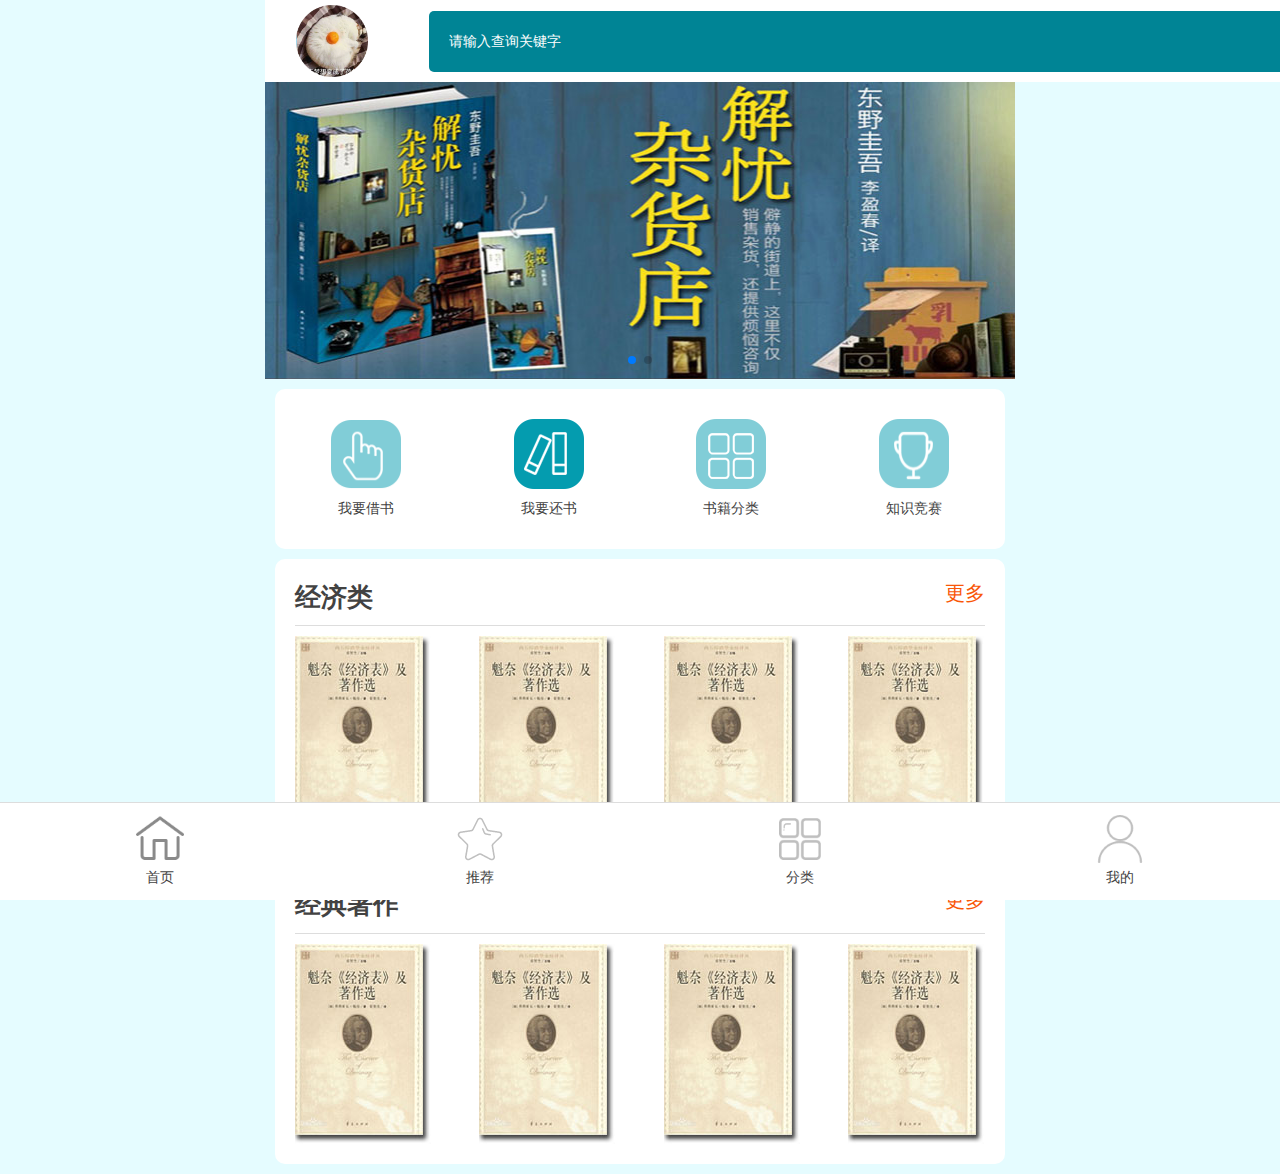
<file: My Center/index.html>
<!DOCTYPE html>
<html lang="zh">
<head>
	<meta charset="UTF-8">
	<meta name="viewport" content="width=device-width, initial-scale=1.0">
	<meta http-equiv="X-UA-Compatible" content="ie=edge">
	<link rel="stylesheet" type="text/css" href="css/swiper.min.css"/>
	<link rel="stylesheet" type="text/css" href="css/public.css"/>
	<link rel="stylesheet" type="text/css" href="css/index.css"/>
	<title>首页</title>
	<script type="text/javascript">
		;(function(){
		  let html=document.documentElement,winW=window.innerWidth,desginW=750;
		  let htmlRem=function(){
		    if(winW>=desginW){
		      html.style.fontSize='100px';
			  return;
		    }
		    html.style.fontSize=(winW/desginW)*100+'px';
		  }
		  htmlRem();
		  window.addEventListener('resize',htmlRem);
		})()
	</script>
</head>
<body> 
	<header id="index-header">
		<div class="mypic"><img src="img/Head.png" ></div>
		<div class="search"><input type="text" name="search" id="search" value=""placeholder="请输入查询关键字" /></div>
		<div class="scan"><img src="img/scan.png" ></div>
	</header>
	<section class="swiper-container banner">
	  <div class="swiper-wrapper">
	    <div class="swiper-slide"><img src="img/banner01.jpg" ></div>
	    <div class="swiper-slide"><img src="img/banner01.jpg" ></div>
	  </div>
	  <div class="swiper-pagination"></div><!--分页器。如果放置在swiper-container外面，需要自定义样式。-->
	</section>
	<section class="index-menu">
		<figure>
			<img src="img/m01.png" >
			<figcaption>我要借书</figcaption>
		</figure>
		<figure>
			<img src="img/m02.png" >
			<figcaption>我要还书</figcaption>
		</figure>
		<figure>
			<img src="img/m03.png" >
			<figcaption>书籍分类</figcaption>
		</figure>
		<figure>
			<img src="img/m04.png" >
			<figcaption>知识竞赛</figcaption>
		</figure>
	</section>
	<section class="index-recommend">
		<dl>
			<dt><span>经济类</span><a href="">更多</a></dt> 
			<dd>
				<a href=""><img src="img/book1.jpg" alt=""></a>
				<a href=""><img src="img/book1.jpg" alt=""></a>
				<a href=""><img src="img/book1.jpg" alt=""></a>
				<a href=""><img src="img/book1.jpg" alt=""></a>
			</dd>
		</dl>
		<dl>
			<dt><span>经典著作</span><a href="">更多</a></dt>
			<dd>
				<a href=""><img src="img/book1.jpg" alt=""></a>
				<a href=""><img src="img/book1.jpg" alt=""></a>
				<a href=""><img src="img/book1.jpg" alt=""></a>
				<a href=""><img src="img/book1.jpg" alt=""></a>
			</dd>
		</dl>
	</section>
	<footer id="footer">
		<figure>
			<img src="img/home.png" alt="">
			<figcaption>首页</figcaption>
		</figure>
		<figure>
			<img src="img/commented.png" alt="">
			<figcaption>推荐</figcaption>
		</figure>
		<figure>
			<img src="img/classify.png" alt="">
			<figcaption>分类</figcaption>
		</figure>
		<figure>
			<img src="img/my.png" alt="">
			<figcaption>我的</figcaption>
		</figure>
	</footer>
</body>
</html>
<script src="js/swiper.min.js" type="text/javascript" charset="utf-8"></script>
  <script>
	var swiper = new Swiper('.swiper-container',{
		pagination: {
			el: '.swiper-pagination',
		  },
	});
  </script>
</file>
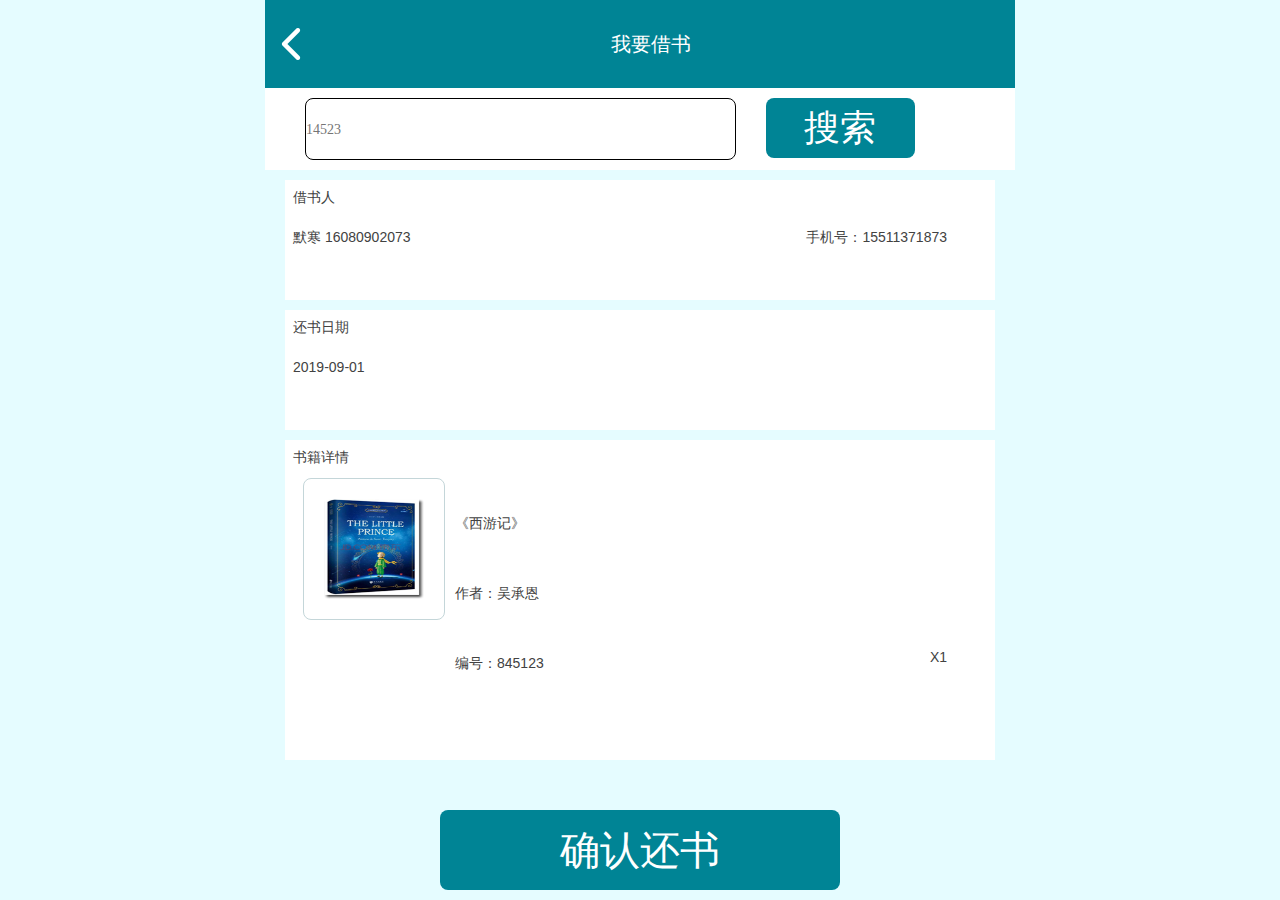
<file: My Center/borrow.html>
<!DOCTYPE html>
<html lang="zh">
<head>
	<meta charset="UTF-8">
	<meta name="viewport" content="width=device-width, initial-scale=1.0">
	<meta http-equiv="X-UA-Compatible" content="ie=edge">
	<link rel="stylesheet" type="text/css" href="css/public.css"/>
	<link rel="stylesheet" type="text/css" href="css/borrow.css"/>
	<title>借书页</title>
	<script type="text/javascript">
		;(function(){
		  let html=document.documentElement,winW=window.innerWidth,desginW=750;
		  let htmlRem=function(){
		    if(winW>=desginW){
		      html.style.fontSize='100px';
			  return;
		    }
		    html.style.fontSize=(winW/desginW)*100+'px';
		  }
		  htmlRem();
		  window.addEventListener('resize',htmlRem);
		})()
	</script>
</head>
<body>
	<header class="borrow-header">
		<a href="#"><img src="img/left%20jiantou.png" >
		<p>我要借书</p>
		<p> </p>
		</a>
	</header>
	<menu class="borrow-menu">
		<input type="text" name="" id="" value="" placeholder="14523"/><button type="button">搜索</button>
	</menu>
	<main class="borrow-main">
		<dt><span class="span">借书人</span></dt>
		<dd class="b1">默寒 16080902073</dd>
		<dd class="b2">手机号：15511371873</dd>
		</dl>
	</main>
	<main class="borrow-main">
		<dt><span class="span">还书日期</span></dt>
		<dd class="b1">2019-09-01</dd>
		</dl>
	</main>
	<main class="borrow-main1">
		<dt><span class="span">书籍详情</span></dt>
		<div class="borrow-pic">
			<img src="img/book5.png" >
		</div>	
		<dd class="b1">《西游记》<br>作者：吴承恩<br>编号：845123</dd>
		<dd class="b2">X1</dd>
		</dl>
	</main>
	<p class="borrow-rep">
	<button type="button">确认还书</button>
	</p>
</body>
</html>
</file>
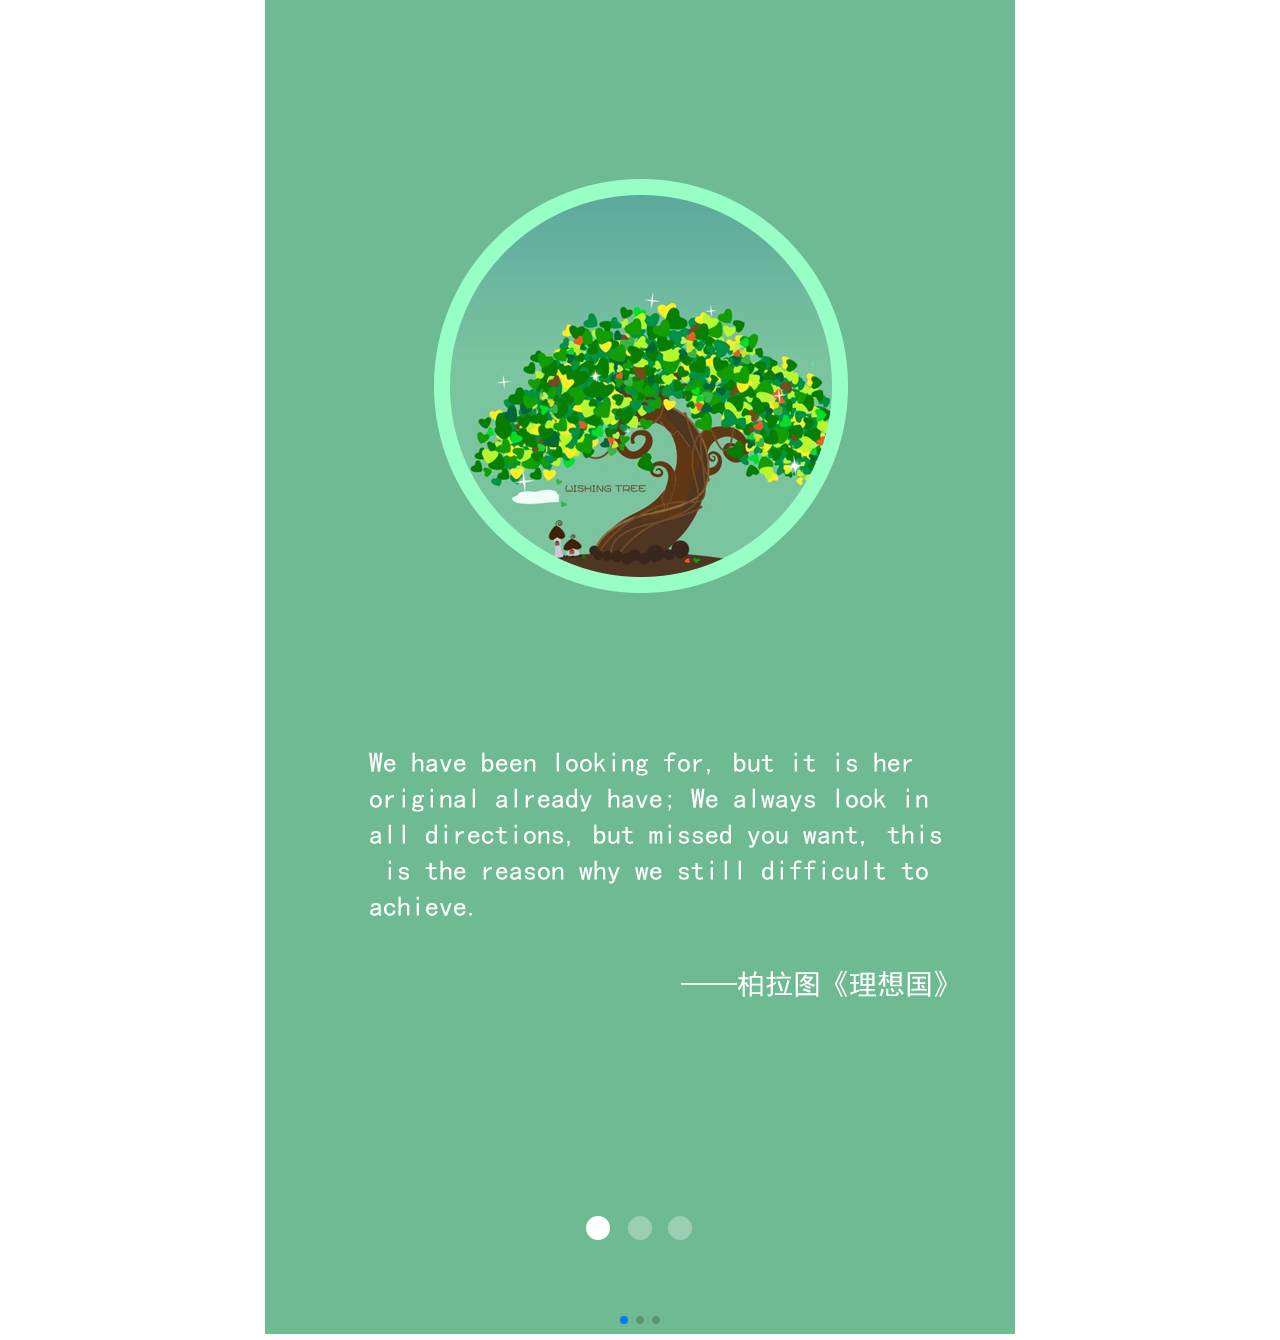
<file: My Center/guide.html>
<!DOCTYPE html>
<html lang="zh">
<head>
	<meta charset="UTF-8">
	<meta name="viewport" content="width=device-width, initial-scale=1.0">
	<meta http-equiv="X-UA-Compatible" content="ie=edge">
	<link rel="stylesheet" type="text/css" href="css/swiper.min.css"/>
	<link rel="stylesheet" type="text/css" href="css/public.css"/>
	<link rel="stylesheet" type="text/css" href="css/guide.css"/>
	<title>引导页</title>
</head>
<body> 
	<section class="swiper-container">
	  <div class="swiper-wrapper">
	    <div class="swiper-slide"><img src="img/guide1.png" ></div>
	    <div class="swiper-slide"><img src="img/guide2.png" ></div>
		 <div class="swiper-slide"><img src="img/guide3.png" ></div>
	  </div>
	  <div class="swiper-pagination"></div><!--分页器。如果放置在swiper-container外面，需要自定义样式。-->
	</section>
</body>
</html>
<script src="js/swiper.min.js" type="text/javascript" charset="utf-8"></script>
  <script>
	var swiper = new Swiper('.swiper-container',{
		pagination: {
			el: '.swiper-pagination',
		  },
	});
  </script>
</file>
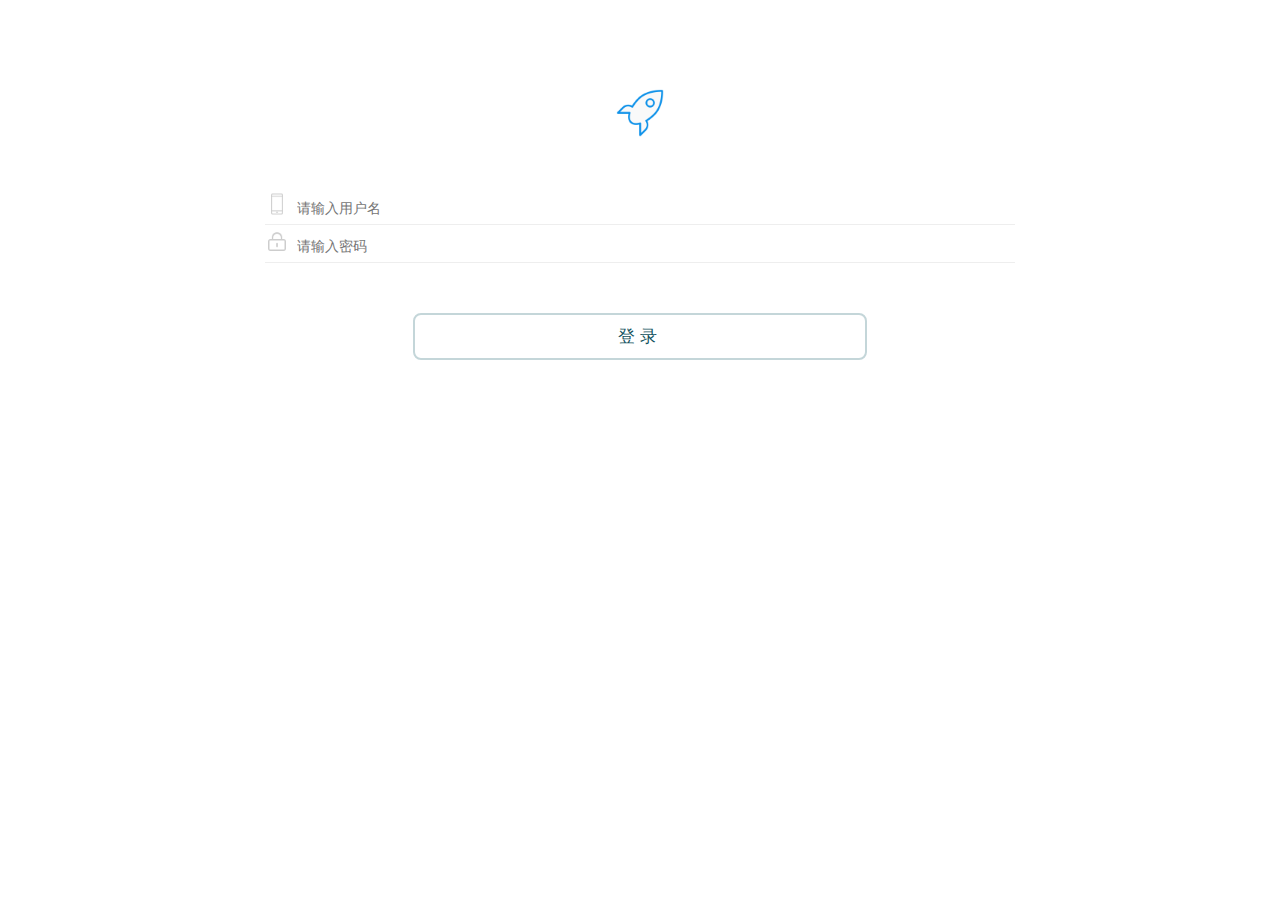
<file: My Center/login.html>
<!DOCTYPE html>
<html>
<head>
    <meta charset="utf-8">
    <meta name="viewport" content="initial-scale=1.0, maximum-scale=1.0, user-scalable=no" />
    <title>登录页</title>
    <script type="text/javascript">
   		document.addEventListener('plusready', function(){
   			//console.log("所有plus api都应该在此事件发生后调用，否则会出现plus is undefined。"
   		});
    </script>
	<link rel="stylesheet" type="text/css" href="css/public.css"/>
	<link rel="stylesheet" type="text/css" href="css/login.css"/>
</head>
<body>
	<!-- <style type="text/css">
	/* 	div{
		display:flex;
	} */
	ul,li,div,dd,dt,dl{
		margin: 0;
		padding: 0;
	}
	ul{
		display: flex;
		border: 1px solid palevioletred;
		justify-content: space-between;
		/* justify-content: space-around; */
	}
	li{
		background-color: aqua;margin: 20px 0;
	}
	</style>
	<ul>
		<li>1</li>
		<li>2</li>
		<li>3</li>
	</ul> -->
	<!-- logo -->
	<div class="logo">
		<img src="img/logo.png" >
	</div>
	<!-- login -->
	<div class="fm">
		<ul>
			<li><input type="text" name="userName" placeholder="请输入用户名"></li>
			<li><input type="password" name="pwd" placeholder="请输入密码"></li>
		</ul>
		<a href="javascript:void(0);">登录</a>
	</div>
</body>
</html>
<script type="text/javascript">
	//onload  等待html加载完毕后 在加载 js
	window.onload=function(){
		/*
			ECMAScript3.0：基础语法
			BOM：浏览器
			DOM：元素的操作
		*/
		//console.log(document.getElementsByTagName('a'))  数组对象
		document.getElementsByTagName('a')[0].onclick=function(){
			location.href="myself.html"
		}
	}
</script>
</file>
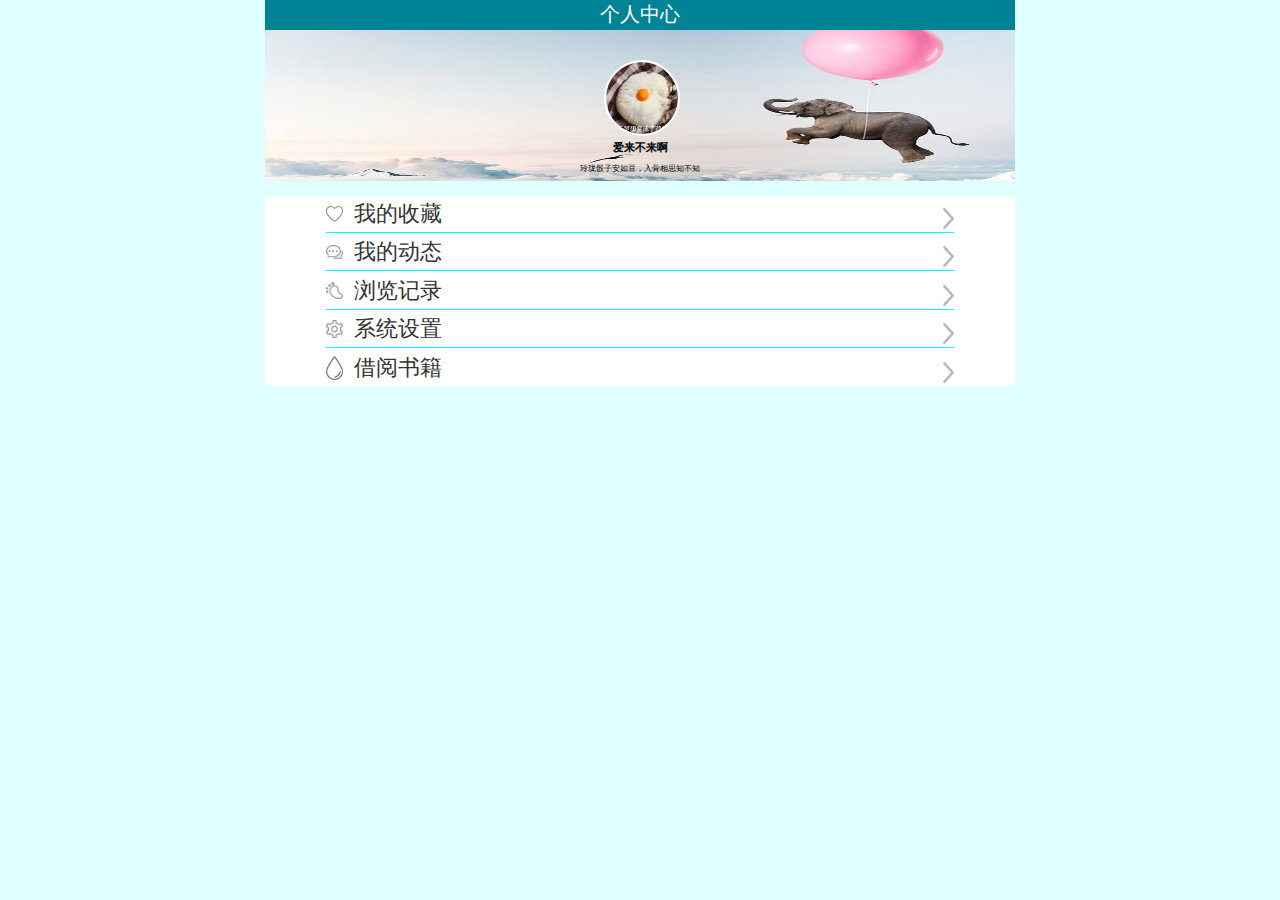
<file: My Center/myself.html>
<!DOCTYPE html>
<html>
<head>
    <meta charset="utf-8">
    <meta name="viewport" content="initial-scale=1.0, maximum-scale=1.0, user-scalable=no" />
    <link rel="stylesheet" type="text/css" href="css/public.css"/>
	<link rel="stylesheet" type="text/css" href="css/backgroud.css"/>
	<title>个人中心</title>
    <script type="text/javascript">
   		document.addEventListener('plusready', function(){
   			//console.log("所有plus api都应该在此事件发生后调用，否则会出现plus is undefined。"
   		});
    </script>
</head>
<body>
	<header class="head">
		<p>个人中心</p>
	</header>
	<div class="background">
		<ul class="header">
			<li class="touxiang"><img src="img/Head.png"></li>
			<li class="name">爱来不来啊</li>
			<li class="gztt">玲珑骰子安如豆，入骨相思知不知</li>
		</ul>
	</div>
	<div style="margin: 0.9375rem auto 0; background-color: #FFFFFF;">
		<ul>
			<li class="label a1" >
			<a href="#">我的收藏 <img src="img/sanjiao.png"></a>
			</li>
			<li class="label a2">
			<a href="#">我的动态 <img src="img/sanjiao.png" ></a>
			</li>
			<li class="label a3">
			<a href="#">浏览记录 <img src="img/sanjiao.png" ></a>
			</li>
			<li class="label a4">
			<a href="#">系统设置 <img src="img/sanjiao.png" ></a>
			</li>
			<li class="label a5">
			<a href="#">借阅书籍 <img src="img/sanjiao.png" ></a>
			</li>
		</ul>
	</div>
</body>
</html>
</file>
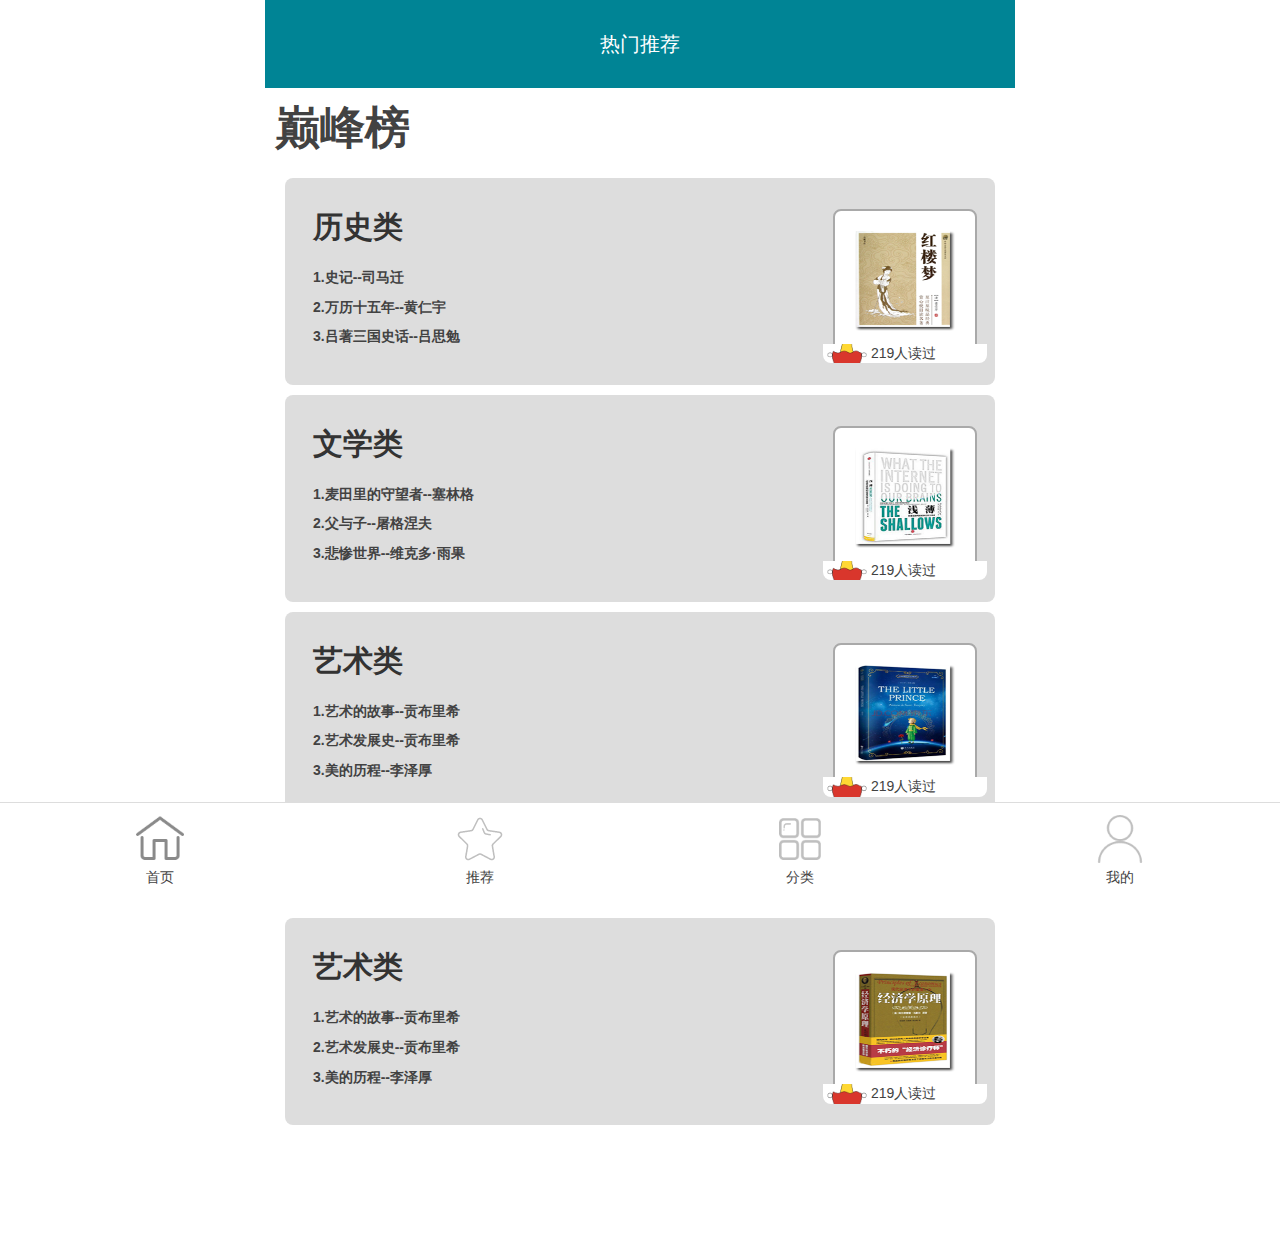
<file: My Center/recommend.html>
<!DOCTYPE html>
<html lang="zh">
<head>
	<meta charset="UTF-8">
	<meta name="viewport" content="width=device-width, initial-scale=1.0,minimum-scale=1,maximum-scale=1,user-scalable=no">
	<meta http-equiv="X-UA-Compatible" content="ie=edge">
	<title>推荐页</title>
	<link rel="stylesheet" type="text/css" href="css/public.css"/>
	<link rel="stylesheet" type="text/css" href="css/recommend.css"/>
	<script type="text/javascript">
		;(function(){ 
		  let html=document.documentElement,winW=window.innerWidth,desginW=750;
		  let htmlRem=function(){
		    if(winW>=desginW){
		      html.style.fontSize='100px';
			  return;
		    }
		    html.style.fontSize=(winW/desginW)*100+'px';
		  }
		  htmlRem();
		  window.addEventListener('resize',htmlRem);
		})()
	</script>
</head>
<body>
	<header class="recommend-head">
		<p>热门推荐</p>
	</header>
	<div class="recommend-text">
		<h2>巅峰榜</h2>
	</div>
	<div class="recommend-menu">
		<div class="rec-text">
			<dl>
				<dt><span>历史类</span></dt>
				<dd><span>1.史记--司马迁</span></dd>
				<dd>2.万历十五年--黄仁宇</dd>
				<dd>3.吕著三国史话--吕思勉</dd>
			</dl>
		</div>
		<div class="rec-pic">
			<img src="img/book2.png">
			<div class="hot">219人读过</div>
		</div>
	</div>
	<div class="recommend-menu">
		<div class="rec-text">
			<dl>
				<dt><span>文学类</span></dt>
				<dd><span>1.麦田里的守望者--塞林格</span></dd>
				<dd>2.父与子--屠格涅夫</dd>
				<dd>3.悲惨世界--维克多·雨果</dd>
			</dl>
		</div>
		<div class="rec-pic">
			<img src="img/book4.png">
			<div class="hot">219人读过</div>
		</div>
	</div>
	<div class="recommend-menu">
		<div class="rec-text">
			<dl>
				<dt><span>艺术类</span></dt>
				<dd><span>1.艺术的故事--贡布里希</span></dd>
				<dd>2.艺术发展史--贡布里希</dd>
				<dd>3.美的历程--李泽厚</dd>
			</dl>
		</div>
		<div class="rec-pic">
			<img src="img/book5.png">
			<div class="hot">219人读过</div>
		</div>
	</div>
	<div class="recommend-text">
		<h3>热门推荐榜</h3>
	</div>
	<div class="recommend-menu" style="margin-bottom: 1.2rem;">
		<div class="rec-text">
			<dl>
				<dt><span>艺术类</span></dt>
				<dd><span>1.艺术的故事--贡布里希</span></dd>
				<dd>2.艺术发展史--贡布里希</dd>
				<dd>3.美的历程--李泽厚</dd>
			</dl>
		</div>
		<div class="rec-pic">
			<img src="img/book7.png">
			<div class="hot">219人读过</div>
		</div>
	</div>
	<footer id="footer">
		<figure>
			<img src="img/home.png" alt="">
			<figcaption>首页</figcaption>
		</figure>
		<figure>
			<img src="img/commented.png" alt="">
			<figcaption>推荐</figcaption>
		</figure>
		<figure>
			<img src="img/classify.png" alt="">
			<figcaption>分类</figcaption>
		</figure>
		<figure>
			<img src="img/my.png" alt="">
			<figcaption>我的</figcaption>
		</figure>
	</footer>
</body>
</html>
</file>
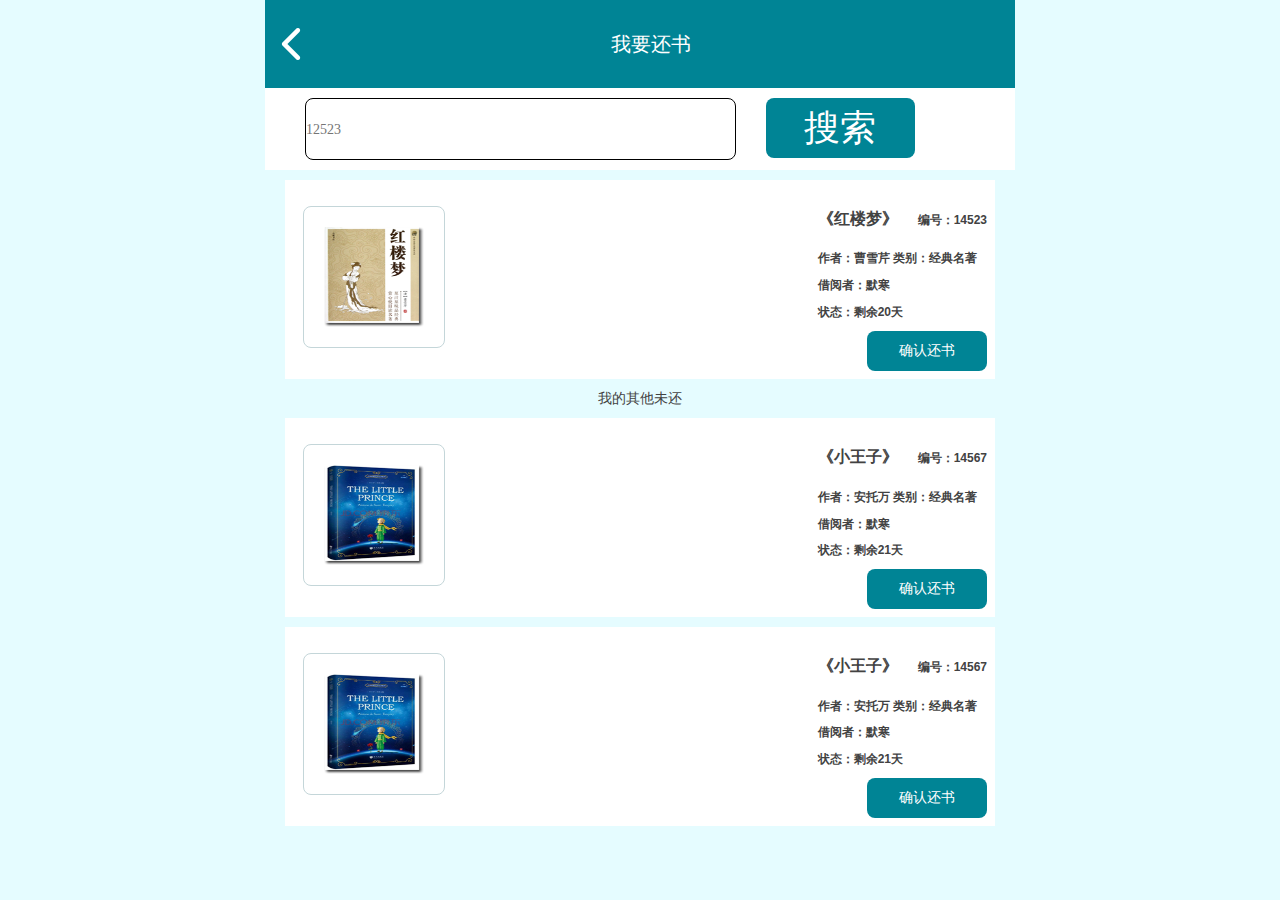
<file: My Center/repay.html>
<!DOCTYPE html>
<html lang="zh">
<head>
	<meta charset="UTF-8">
	<meta name="viewport" content="width=device-width, initial-scale=1.0">
	<meta http-equiv="X-UA-Compatible" content="ie=edge">
	<link rel="stylesheet" type="text/css" href="css/public.css"/>
	<link rel="stylesheet" type="text/css" href="css/repay.css"/>
	<title>还书页</title>
	<script type="text/javascript">
		;(function(){
		  let html=document.documentElement,winW=window.innerWidth,desginW=750;
		  let htmlRem=function(){
		    if(winW>=desginW){
		      html.style.fontSize='100px';
			  return;
		    }
		    html.style.fontSize=(winW/desginW)*100+'px';
		  }
		  htmlRem();
		  window.addEventListener('resize',htmlRem);
		})()
	</script>
</head>
<body>
	<header class="repay-header">
		<a href="#"><img src="img/left%20jiantou.png" >
		<p>我要还书</p>
		<p> </p>
		</a>
	</header>
	<menu class="repay-menu">
		<input type="text" name="" id="" value="" placeholder="12523"/><button type="button">搜索</button>
	</menu>
	<main class="repay-main">
		<div class="repay-pic">
			<img src="img/book2.png" >
		</div>	
			<div class="repay-text"><dl>
				<dt><span class="span">《红楼梦》</span>编号：14523</dt>
				<dd>作者：曹雪芹 类别：经典名著</dd>
				<dd>借阅者：默寒</dd>
				<dd>状态：剩余20天</dd>
				<dd class="repay-rep">
				<button type="button">确认还书</button>
				</dd>
			</dl>
		</div>
	</main>
	<p style="text-align: center;">我的其他未还</p>
	<main class="repay-main">
		<div class="repay-pic">
			<img src="img/book5.png" >
		</div>	
			<div class="repay-text"><dl>
				<dt><span class="span">《小王子》</span>编号：14567</dt>
				<dd>作者：安托万 类别：经典名著</dd>
				<dd>借阅者：默寒</dd>
				<dd>状态：剩余21天</dd>
				<dd class="repay-rep">
				<button type="button">确认还书</button>
				</dd>
			</dl>
		</div>
	</main>
	<main class="repay-main">
		<div class="repay-pic">
			<img src="img/book5.png" >
		</div>	
			<div class="repay-text"><dl>
				<dt><span class="span">《小王子》</span>编号：14567</dt>
				<dd>作者：安托万 类别：经典名著</dd>
				<dd>借阅者：默寒</dd>
				<dd>状态：剩余21天</dd>
				<dd class="repay-rep">
				<button type="button">确认还书</button>
				</dd>
			</dl>
		</div>
	</main>
</body>
</html>
</file>
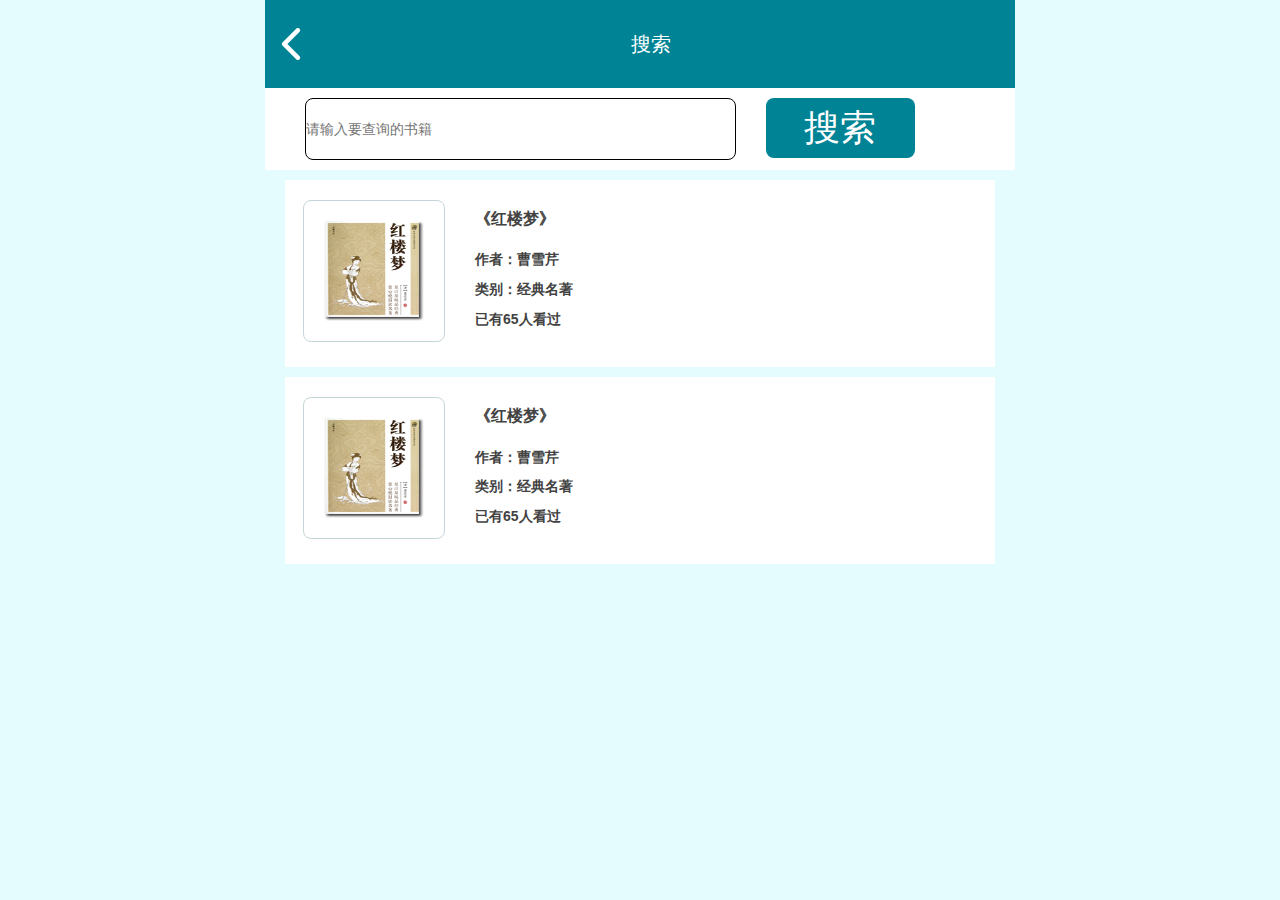
<file: My Center/search.html>
<!DOCTYPE html>
<html lang="zh">
<head>
	<meta charset="UTF-8">
	<meta name="viewport" content="width=device-width, initial-scale=1.0">
	<meta http-equiv="X-UA-Compatible" content="ie=edge">
	<link rel="stylesheet" type="text/css" href="css/public.css"/>
	<link rel="stylesheet" type="text/css" href="css/search.css"/>
	<title>搜索页</title>
	<script type="text/javascript">
		;(function(){
		  let html=document.documentElement,winW=window.innerWidth,desginW=750;
		  let htmlRem=function(){
		    if(winW>=desginW){
		      html.style.fontSize='100px';
			  return;
		    }
		    html.style.fontSize=(winW/desginW)*100+'px';
		  }
		  htmlRem();
		  window.addEventListener('resize',htmlRem);
		})()
	</script>
</head>
<body>
	<header class="search-header">
		<a href="#"><img src="img/left%20jiantou.png" >
		<p>搜索</p>
		<p> </p>
		</a>
	</header>
	<menu class="search-menu">
		<input type="text" name="" id="" value="" placeholder="请输入要查询的书籍"/><button type="button">搜索</button>
	</menu>
	<main class="search-main">
		<div class="sea-pic">
			<img src="img/book2.png" >
		</div>	
			<div class="sea-text"><dl>
				<dt><span>《红楼梦》</span></dt>
				<dd><span>作者：曹雪芹</span></dd>
				<dd>类别：经典名著</dd>
				<dd>已有65人看过</dd>
			</dl>
		</div>
	</main>
	<main class="search-main">
		<div class="sea-pic">
			<img src="img/book2.png" >
		</div>	
			<div class="sea-text"><dl>
				<dt><span>《红楼梦》</span></dt>
				<dd><span>作者：曹雪芹</span></dd>
				<dd>类别：经典名著</dd>
				<dd>已有65人看过</dd>
			</dl>
		</div>
	</main>
</body>
</html>
</file>
<file: My Center/css/index.css>
body{
	background-color: #e5fcff;
}
#index-header{
	display: flex;
	justify-content: space-around;
	align-items: center;
	height: .82rem;
	width: 100%;
	align-content: center;
	position: fixed;z-index: 99999;
	background-color: white;
}
#index-header .mypic img{
	display: block;
	width: .72rem;
	height: .72rem;
}
#index-header .search{
	width: 75%;
	height: .61rem;
}
#index-header .search input{
	width: 100%;
	height: .61rem;
	padding: 0 .2rem;
	box-sizing: border-box;
	border-radius: 5px;
	background-color: #008495;
}
::-moz-placeholder{ color:#ffffff;}
::-webkit-input-placeholder{ color:#ffffff;}
::-ms-input-placeholder{ color:#ffffff;}
#index-header .scan img{
	display: block;
	width: .64rem;
}
.banner{
	width: 100%;
	padding-top: .82rem;
}
.banner img{
	display: block;
	width: 100%;
}
.swiper-container{
  --swiper-theme-color: #ff6600;
  --swiper-pagination-color: #00ff33;/* 两种都可以 */
}
.index-menu{
	display: flex;
	flex-flow: row;
	justify-content: space-around;
	padding:.3rem 0;
	background-color: white;
	border-radius: 10px;
	margin: .1rem;
}
.index-menu figure{
	display: flex;
	flex-flow: row wrap;
	justify-content:center;
}
.index-menu figure{
	width: 25%;
}
.index-menu figure img{
	display: block;
	width: .7rem;
	height: .7rem;
	margin-bottom:.1rem;
}
.index-menu figure figcaption{
	display: block;
	width: 100%;
	font-size: .14rem;
	text-align: center;
}

.index-recommend{
	/* padding:.2rem; */
/* 	background-color: white;
	border-radius: 10px;
	margin: .1rem;
	box-sizing: border-box; */
}
.index-recommend dl{
	margin-bottom: .4rem;
	background-color: white;
	border-radius: 10px;
	margin: .1rem;
	padding:.2rem;
	box-sizing: border-box;
}
.index-recommend dl dt{
	display: flex;
	flex-flow: row wrap;
	padding:0 0 .1rem 0;
	justify-content: space-between;
	border-bottom: 1px solid #ddd;
}
.index-recommend dl dt span{
	font-size: .26rem;
	font-weight: bold;
}
.index-recommend dl dt a{
	color:#f95708;
	font-size: .2rem;
}
.index-recommend dl dd{
	padding-top:.1rem;
	display: flex;
	flex-flow: row wrap;
	justify-content: space-between;
}
.index-recommend dl dd img{
	display: block;
	width: 1.37rem;
	height: 2rem;
}
</file>
<file: My Center/css/borrow.css>
body{
	background-color: #e5fcff;
}
.borrow-header{
	background-color: #008495;
	height: .88rem;
	/* width: 100%; */
}
.borrow-header a{
	height: .88rem;
	display: flex;
	align-items: center;
	justify-content: space-between;
}
.borrow-header img{
	padding-left: 10px;
	width: .32rem;
	height: .32rem;
}
.borrow-header p{
	color: white;
	font-size: 20px;
	padding-right:10px;
}
.borrow-menu{
	margin:0;
	display: flex;
	justify-content: space-between;
	padding:.1rem .4rem .1rem ;
	background-color: white
}
.borrow-menu input{
	height: 0.6rem;
	width: 80%;
	border: 1px solid #000000;
	/* background-color: #008495; */
	border-radius: 8px;
}
.borrow-menu button{
	border: 0px;
	width: 1.87rem;
	height: 0.6rem;
	border-radius: 8px;
	background-color: #008495;
	color: white;
	margin: 0 .6rem 0 .3rem;
	font-size: .36rem;
}
.borrow-main{
	height: 1.2rem;
	background:white;
	padding:.08rem;
	margin:.1rem .2rem;
	box-sizing: border-box;
}
.borrow-main dl dt{
	height:.6rem;
	width: 7.5rem;
}
.borrow-main .b1{
	height: .6rem;
	display: block;
	float: left;
	padding-top: .2rem;
}
.borrow-main .b2{
	height: .6rem;
	display: block;
	float: right;
	padding-top: .2rem;
	padding-right: .4rem;
}
.borrow-main1{
	height: 3.2rem;
	background:white;
	padding:.08rem;
	margin:.1rem .2rem;
	box-sizing: border-box;
}
.borrow-main1 dl dt{
	height:.6rem;
	width: 7.5rem;
}
.borrow-main1 .b1{
	height: .6rem;
	display: block;
	float: left;
	padding-top: .2rem;
	line-height: .7rem;
}
.borrow-main1 .b2{
	height: .6rem;
	display: block;
	float: right;
	
	padding-top: 1.8rem;
	padding-right: .4rem;
}
.borrow-main1 .borrow-pic {
	padding: .1rem;
	display: block;
	float: left;
}
.borrow-main1 .borrow-pic img{
	width: 100px;
	height: 100px;
	padding: .2rem;
	border: 1px solid #C4D6D9;
	border-radius: 8px;
}
.borrow-rep button{
	display: block;
	border: 0px;
	width: 4rem;
	height: .8rem;
	border-radius: 8px;
	background-color: #008495;
	color: white;
	font-size: .4rem;
	margin: 0 auto;
	margin-top: .5rem;
}
</file>
<file: My Center/css/login.css>
.logo{
	width: 100%;
	margin-top: 5.5625rem;
/* 	border: 1px solid goldenrod; */
}
.logo img{
	/* 1/16rem=1px */
	display: block;
	width: 3rem;
	margin: 0 auto;
}
.fm{
	margin: 90%;
	margin:3.43rem auto 0;
}
.fm ul li{
	display: flex;
	padding-left: 2rem;
	height: 2rem;
	border-bottom: 1px solid #eee;
	margin: 0.31rem 0;
}
.fm ul li:nth-of-type(1){
	height: 2rem;
	background: url(../img/phone.png) no-repeat left top;
	background-size: 1.5rem;
}
.fm ul li:nth-of-type(2){
	height: 2rem;
	background: url(../img/pwd.png) no-repeat left top;
	background-size: 1.5rem;
}
.fm ul li input{
	width: 100%;
	/* padding-left: 2rem; */
}
.fm a{
	width:60%;
	color:#11515d;
	display: block;
	font-size: 1.06rem;
	padding:0.62rem 0;
	letter-spacing: 5px;
	text-align: center;
	border-radius: 8px;
	margin:3.12rem auto 0;
	border:2px solid #c4d6d9;
}
</file>
<file: My Center/css/backgroud.css>
.head{
	background-color: #008495;
	height: 1.87rem;
	width: 100%;
	background-size: cover;
}
.head p{
	text-align: center;
	color: white;
	line-height: 1.87rem;
	font-size: 20px;
}
body{
	background-color: lightcyan;
}
.background{
	display: flex;
	width: 100%;
	height: 100%;
	background: url(../img/background.png) no-repeat;
	background-size: 100% 100%;
}
.header{
	/* display: flex; */
/* 	background: url(../img/background.png);
	background-size: cover;
	width: 100%;
	padding: 0px; */
	width: 100%;
	height: 100%;
	
}
.touxiang{
	width:72px;
	height:72px;
	margin:0px auto; 
	border-radius: 100%; 
	padding-top: 30px;
}
.touxiang img {
	border: 2px solid #fff;
	border-radius: 100%; 
	width: 100%;
	background: url(../img/Head.png) no-repeat center;
}

.name{
	font-size: 0.7rem;
	text-align: center;
	color: black;
	margin: 0.5rem auto 0;
	font-weight: bold;
}
.gztt{
	font-size: 0.5rem;
	text-align: center; 
	color: black;
	line-height: 1.5625rem;
}
.label{
	/* display: flex;
	justify-content: space-between; */
	margin: 0.1rem auto; 
	width: 80%;
	border-bottom: 1px solid aqua;
	height: 2.25rem;
	padding-left:1.75rem;
	line-height: 2.25rem;
	font-size: 22px;
	
}
.label ul li{
	background-color: #FFFFFF;
}
.label img{
	display: block;
	float: right;
	margin-top: 0.75rem;
/* 	margin-left: 55%; */
}
.a1{
	background: url(../img/collect.png) no-repeat left center;
	background-size:1.05rem;
}
.a2{
	background: url(../img/dynamic.png) no-repeat left center;
	background-size:1.05rem;
}
.a3{
	background: url(../img/record.png) no-repeat left center;
	background-size:1.05rem;
}
.a4{
	background: url(../img/install.png) no-repeat left center;
	background-size:1.05rem;
}
.a5{
	background: url(../img/situation.png) no-repeat left center;
	background-size:1.05rem;
	border-bottom: 0px;
}
/* .background img{
	display: block;
	width: 2rem;
	margin: 0 auto;
	padding: 0 auto;
} */
/* .background ul li:nth-of-type(1){
	height:0;
	
}
.background ul li:nth-of-type(2){
	display: block;
	width: 2.3rem;
	margin:0.8rem auto 0;
}
.background ul li:nth-of-type(3){
	display: block;
	font-size: 0.37rem;
	text-align: center;
	margin-top: 4px;
}
.background ul li:nth-of-type(4){
	display: block;
	font-size: 0.20rem;
	text-align: center;
	margin-top: 4px;
} */
</file>
<file: My Center/css/recommend.css>
.recommend-head{
	background-color: #008495;
	height: .88rem;
	width: 100%;
	background-size: cover;
}
.recommend-head p{
	text-align: center;
	color: white;
	line-height: .88rem;
	font-size: 20px;
}
.recommend-text{
	height: .8rem;
	/* border: 1px solid #000000; */
}
.recommend-text h2{
	font-size: .45rem;
	font-weight: bold;
	padding-left: 10px;
	line-height: .8rem;
}
.recommend-text h3{
	font-size: .38rem;
	font-weight: bold;
	padding-left: 10px;
	line-height: .8rem;
}
.recommend-menu{
	display: flex;
	flex-flow: row wrap;
	justify-content: space-between;
	align-items: center;
	background: #DDDDDD;
	border-radius: 8px;
	padding:.08rem;
	margin:.1rem .2rem;
	box-sizing: border-box;
}
.rec-text dl dt span:nth-of-type(1){
	font-size: .30rem;
	color:#333;
}
.rec-text dl dd span:nth-of-type(2){
	font-size: .30rem;
	color:#888;
}
.recommend-menu .rec-pic {
	padding: .1rem;
	/* width: 2.75rem;
	height: 1.65rem; */
	/* border:2px solid #ddd; */
	border-radius: 8px;
	overflow: hidden;
	display: flex;
	position: relative;
	/* background: #FFFFFF; */
}
.recommend-menu .rec-pic img{
	width: 100px;
	height: 100px;
	padding: .2rem;
	border: 2px solid darkgray;
	background: #FFFFFF;
	border-radius: 8px;
}
.recommend-menu .rec-pic .hot{
	width:100%;
	position: absolute;bottom:0;left:0;
	background:#fff url(../img/huoguo.png) no-repeat left center;
	background-size: .48rem;
	padding-left:.48rem;
	box-sizing: border-box;
}
.recommend-menu .rec-text dl{
	display: block;
	padding-left: .2rem;
	font-weight: bold;
	padding-bottom: .2rem;
}
.recommend-menu .rec-text dl dt{
	padding: .2rem 0;
	font-size: 16px;
}
.recommend-menu .rec-text dl dd{
	padding-bottom: .1rem;
}
</file>
<file: My Center/css/repay.css>
body{
	background-color: #e5fcff;
}
.repay-header{
	background-color: #008495;
	height: .88rem;
	width: 100%;
}
.repay-header a{
	height: .88rem;
	display: flex;
	align-items: center;
	justify-content: space-between;
}
.repay-header img{
	padding-left: 10px;
	width: .32rem;
	height: .32rem;
}
.repay-header p{
	color: white;
	font-size: 20px;
	padding-right:10px;
}
.repay-menu{
	margin:0;
	display: flex;
	justify-content: space-between;
	padding:.1rem .4rem .1rem ;
	background-color: white
}
.repay-menu input{
	height: 0.6rem;
	width: 80%;
	border: 1px solid #000000;
	/* background-color: #008495; */
	border-radius: 8px;
}
.repay-menu button{
	border: 0px;
	width: 1.87rem;
	height: 0.6rem;
	border-radius: 8px;
	background-color: #008495;
	color: white;
	margin: 0 .6rem 0 .3rem;
	font-size: .36rem;
}
.repay-main{
	display: flex;
	flex-flow: row wrap;
	justify-content: space-between;
	align-items: center;
	background:white;
/* 	border-radius: 8px; */
	padding:.08rem;
	margin:.1rem .2rem;
	box-sizing: border-box;
}
.repay-main .repay-pic {
	padding: .1rem;
}
.repay-main .repay-pic img{
	width: 100px;
	height: 100px;
	padding: .2rem;
	border: 1px solid #C4D6D9;
	border-radius: 8px;
}
.repay-main .repay-text dl{
	display: block;
	padding-left: .2rem;
	font-weight: bold;
	padding-bottom: .2rem;
}
.repay-main .repay-text dl dt{
	padding: .2rem 0;
	font-size: 12px;
}
.span{
	padding: 0 .2rem.2rem 0;
	font-size: 16px;
}
.repay-main .repay-text dl dd{
	padding-bottom: .1rem;
	font-size: 12px;
}
.repay-rep button{
	border: 0px;
	width: 1.2rem;
	height: 0.4rem;
	border-radius: 8px;
	background-color: #008495;
	color: white;
	font-size: .14rem;
	float: right;
}
</file>
<file: My Center/css/search.css>
body{
	background-color: #e5fcff;
}
.search-header{
	background-color: #008495;
	height: .88rem;
	width: 100%;
}
.search-header a{
	height: .88rem;
	display: flex;
	align-items: center;
	justify-content: space-between;
}
.search-header img{
	padding-left: 10px;
	width: .32rem;
	height: .32rem;
}
.search-header p{
	color: white;
	font-size: 20px;
	padding-right:10px;
}
.search-menu{
	margin:0;
	display: flex;
	justify-content: space-between;
	padding:.1rem .4rem .1rem ;
	background-color: white
}
.search-menu input{
	height: 0.6rem;
	width: 80%;
	border: 1px solid #000000;
	/* background-color: #008495; */
	border-radius: 8px;
}
/* ::-moz-placeholder{ color:#ffffff;}
::-webkit-input-placeholder{ color:#ffffff;}
::-ms-input-placeholder{ color:#ffffff;} */
.search-menu button{
	border: 0px;
	width: 1.87rem;
	height: 0.6rem;
	border-radius: 8px;
	background-color: #008495;
	color: white;
	margin: 0 .6rem 0 .3rem;
	font-size: .36rem;
}
.search-main{
	display: flex;
	flex-flow: row wrap;
	justify-content: flex-start;
	align-items: center;
	background:white;
/* 	border-radius: 8px; */
	padding:.08rem;
	margin:.1rem .2rem;
	box-sizing: border-box;
}
.search-main .sea-pic {
	padding: .1rem;
}
.search-main .sea-pic img{
	width: 100px;
	height: 100px;
	padding: .2rem;
	border: 1px solid #C4D6D9;
	border-radius: 8px;
}
.search-main .sea-text dl{
	display: block;
	padding-left: .2rem;
	font-weight: bold;
	padding-bottom: .2rem;
}
.search-main .sea-text dl dt{
	padding: .2rem 0;
	font-size: 16px;
}
.search-main .sea-text dl dd{
	padding-bottom: .1rem;
}
</file>
<file: My Center/css/public.css>
/*reset*/
html{max-width: 750px;margin:0 auto;}
article,aside,dialog,footer,header,section,footer,nav,figure,menu{display:block}
body, div, dl, dt, dd, ul, ol, li, h1, h2, h3, h4, h5, h6, pre, code, form, fieldset, figure, section, legend, textarea, p, blockquote, th, td, input, select, textarea, button { margin: 0; padding: 0 }
body{font:14px/1.4 "Microsoft Yahei",Arial,Helvetica,sans-serif;background-color: #fff;color:#424242;max-width: 750px;margin: 0 auto;/* padding-bottom:.98rem; */}
h1,h2,h3,h4,h5,h6{font-size:100%;font-weight: normal;}
table{border-collapse:collapse;border-spacing:0}
ul,ol,dd,dt,dl{list-style-type:none;}
a{color:#333;text-decoration: none;-webkit-touch-callout: none;-webkit-user-select: none;}
a,input,select{-webkit-tap-highlight-color: transparent;-webkit-appearance: none;-moz-appearance: none;-webkit-border-radius: 0;}

input,img{border:none;padding:0;font-size:14px;}

i,em{font-style:normal;}
:focus{outline: none}

/*iphone6*/
@media(min-device-width:375px)and(max-device-width:667px)and(-webkit-min-device-pixel-ratio:2){body{font-size:14.5px;}}
/*iphone6plus*/
@media(min-device-width:414px) and (max-device-width:736px) and (-webkit-min-device-pixel-ratio:3){body{font-size:15.5px;}}

/*原子类*/
.clear { clear: both; }
.clear:after { display: block; clear: both; visibility: hidden; height: 0; overflow: hidden; content: "."; }
.fl { float: left; }
.fr { float: right; }
.mb10{margin-bottom: 10px;}
.mt10{margin-top: 10px;}
/*placeholder css*/
::-moz-placeholder{ font-family: "Microsoft YaHei"}
::-webkit-input-placeholder{ font-family: "Microsoft YaHei"}
::-ms-input-placeholder{ font-family: "Microsoft YaHei"}

 /* .footer{
	 width: 100%;
	 height: .95rem;
	 display: flex;
	 flex-flow: row;
	 justify-content: space-around;
	 border-top:1px solid #dddddd;
	 background:#ffffff;
	 position: fixed;bottom:0;left:0;z-index:9999;
 }
.footer figure{
	  width: 25%;
	  display: flex;
	  flex-flow: row wrap;
	  justify-content: center;
  }
.footer img{
	  display: block;
	  width: .48rem;
	  height: .48rem;
	  margin:0.07rem 0 0.02rem 0;
  }
.footer figure figcaption{
	width: 100%;
	font-size: .16rem;
	text-align: center;
}
 */
#footer{
	width: 100%;
	height: .98rem;
	display: flex;
	flex-flow: row;
	justify-content: space-around;
	align-items: center;
	box-sizing: border-box;
	border-top:1px solid #ddd;
	background: #ffffff;
	position: fixed;bottom:0;left:0;z-index:99999;
}
#footer figure{
	display: flex;
	flex-flow: row wrap;
	justify-content:center;
}
#footer figure{
	width: 25%;
}
#footer figure img{
	display: block;
	width: .48rem;
	height:.48rem;
	margin-bottom:.05rem;
}
#footer figure figcaption{
	display: block;
	width: 100%;
	font-size: .14rem;
	text-align: center;
}
</file>
<file: My Center/css/guide.css>
.swiper-container{
  --swiper-theme-color: #ff6600;
  --swiper-pagination-color: #00ff33;/* 两种都可以 */
}
.swiper-slide img{
	width: 100%;
}
</file>
